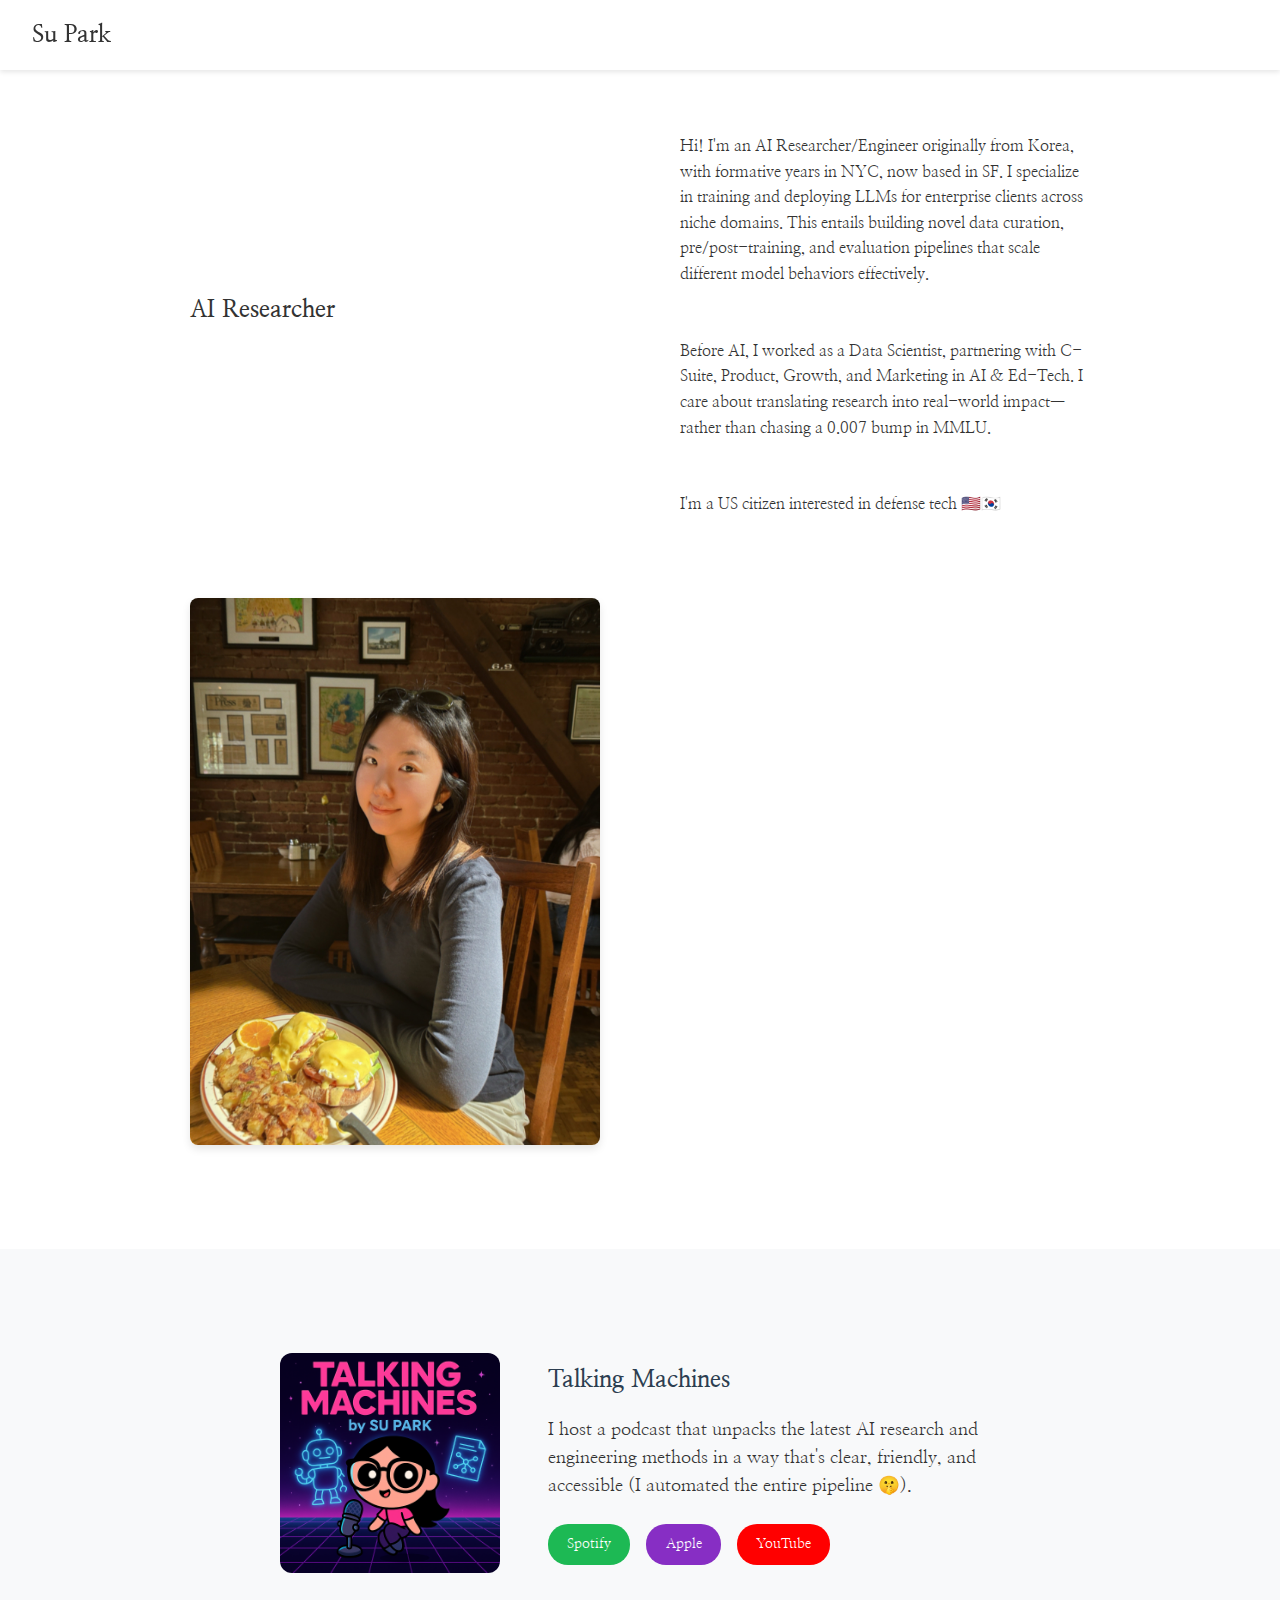
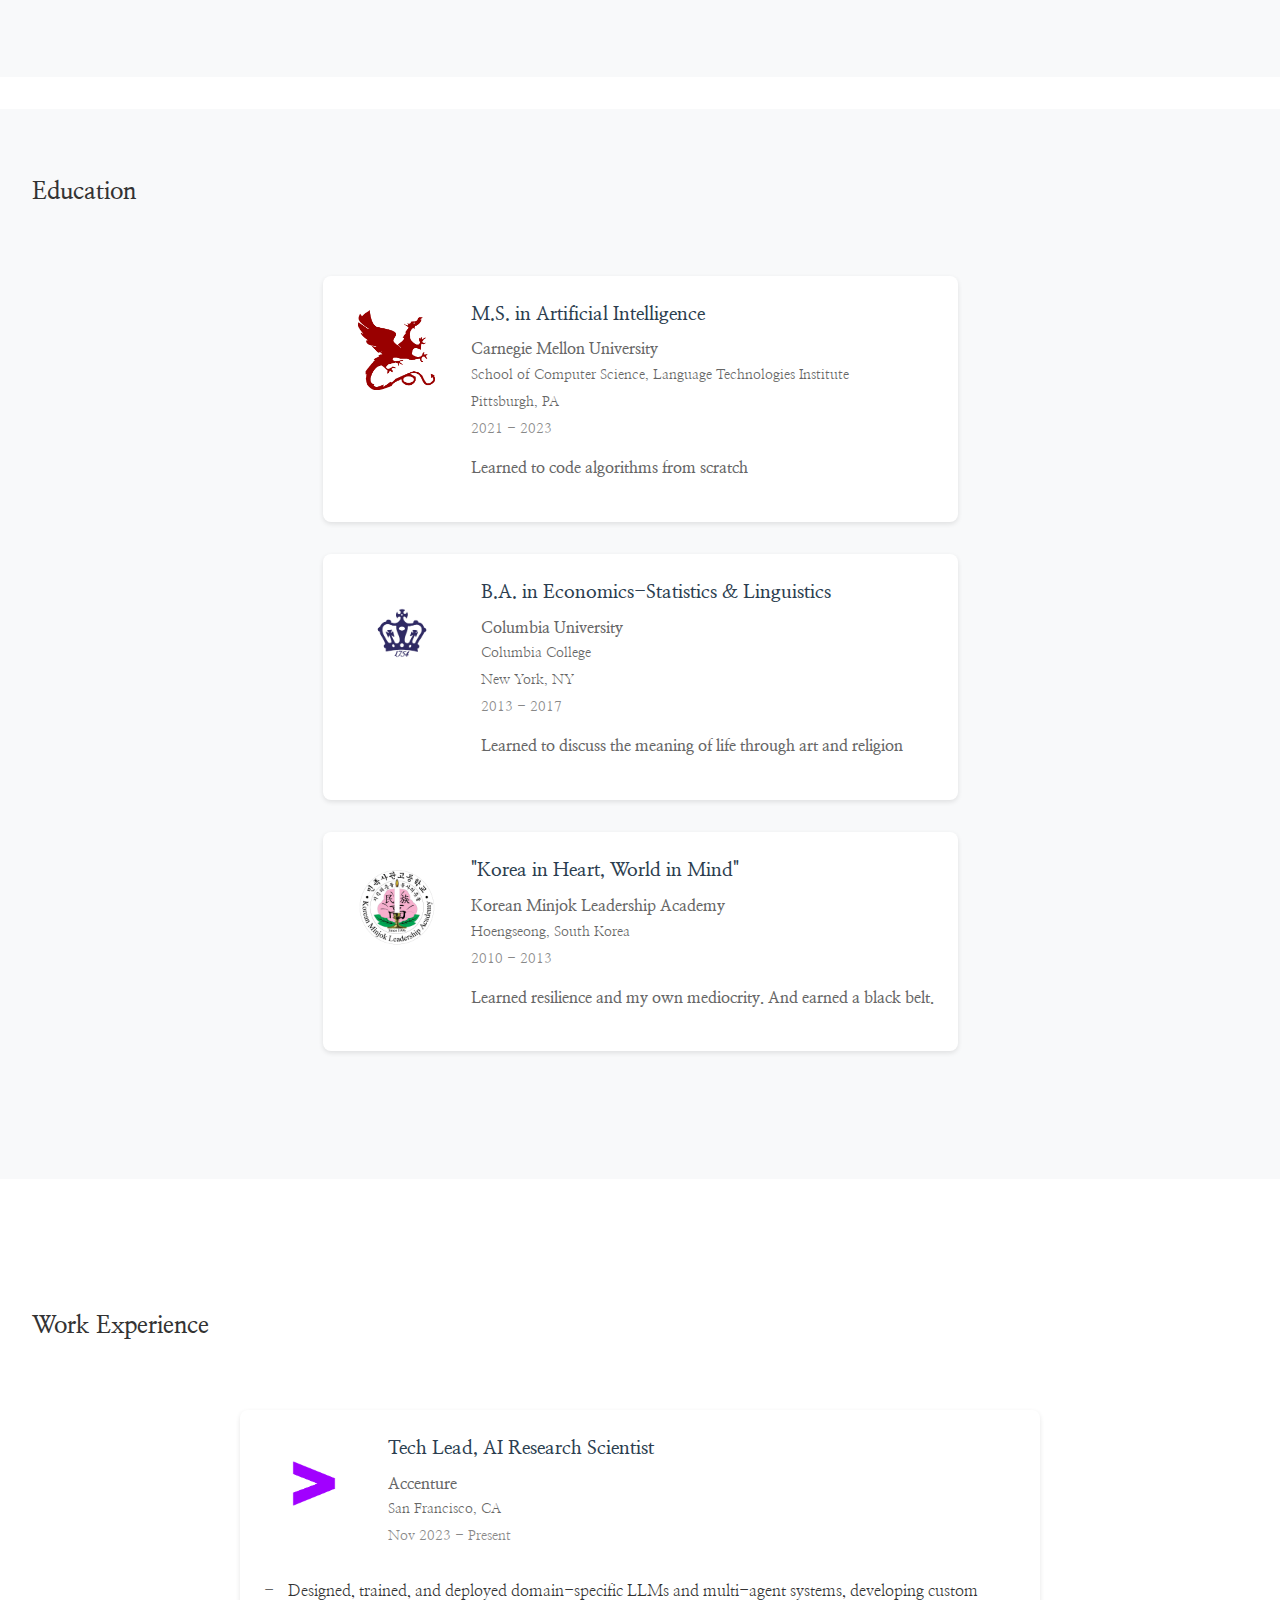
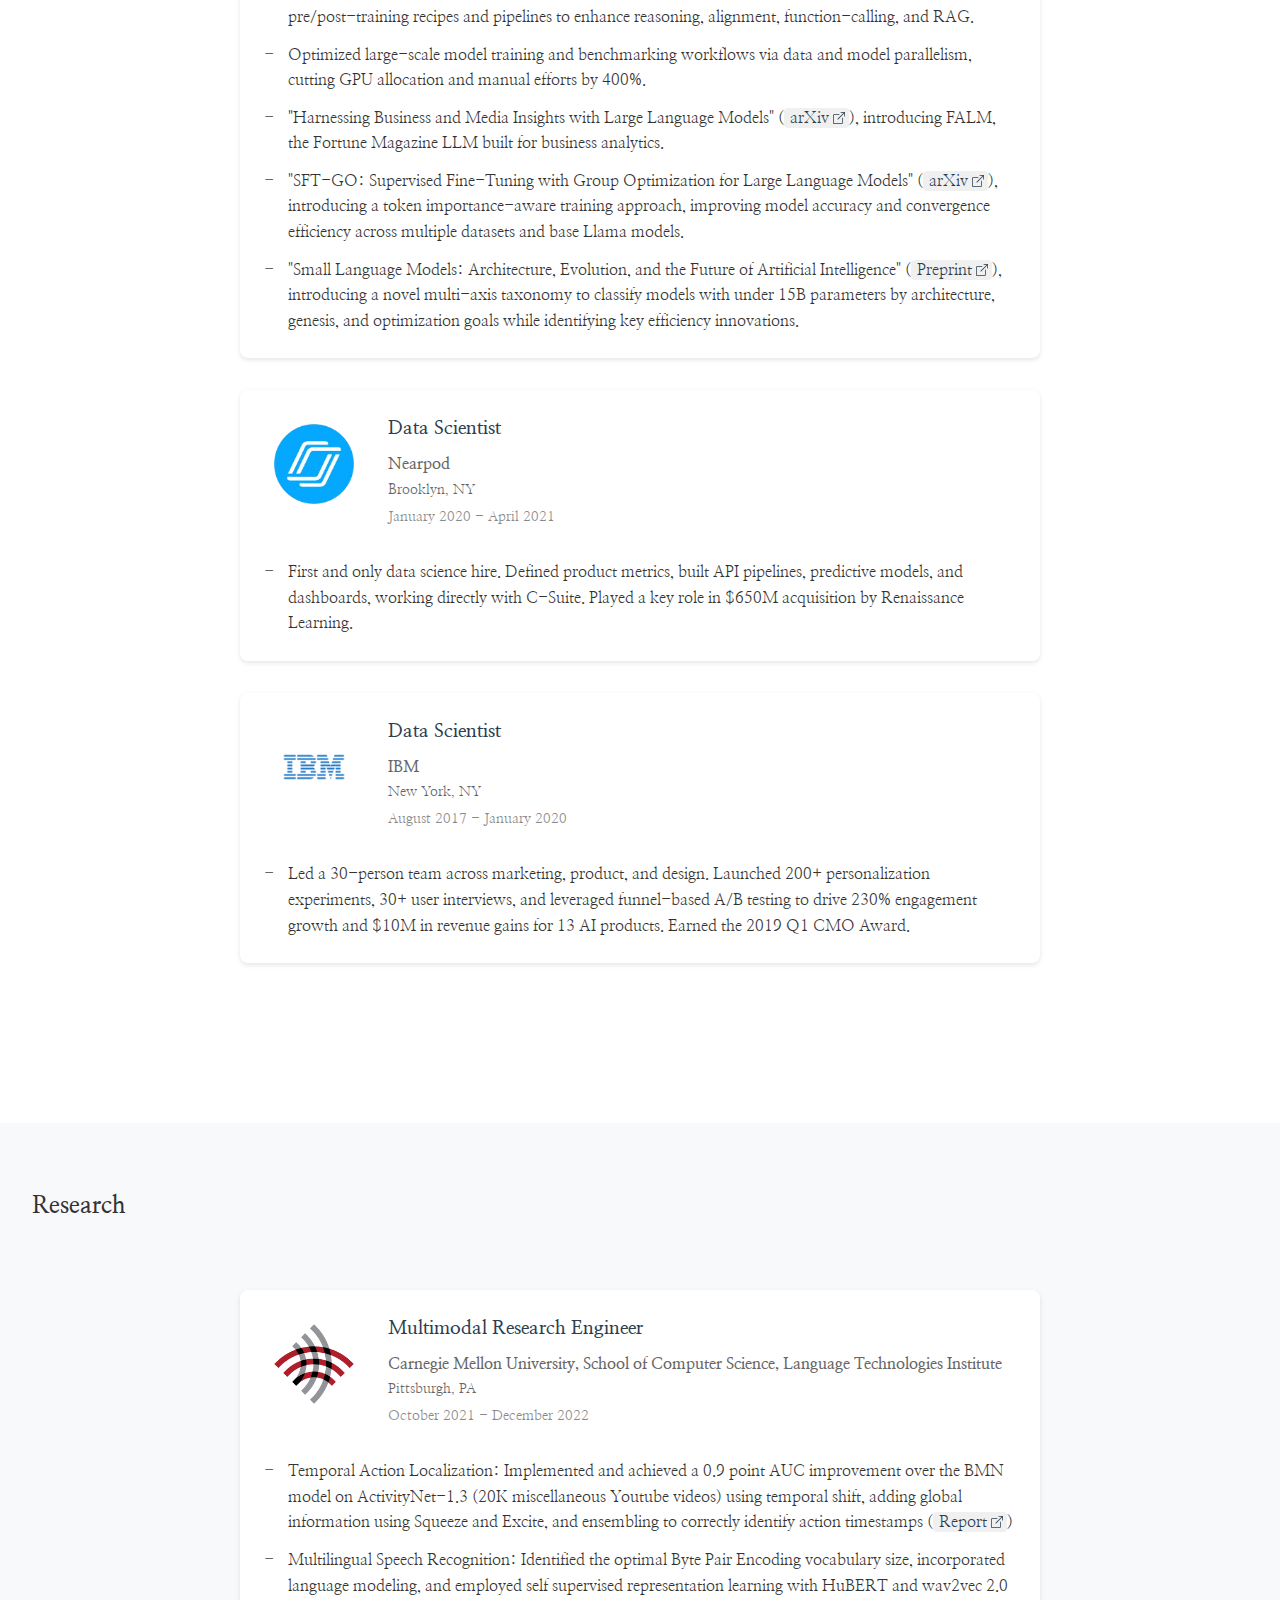
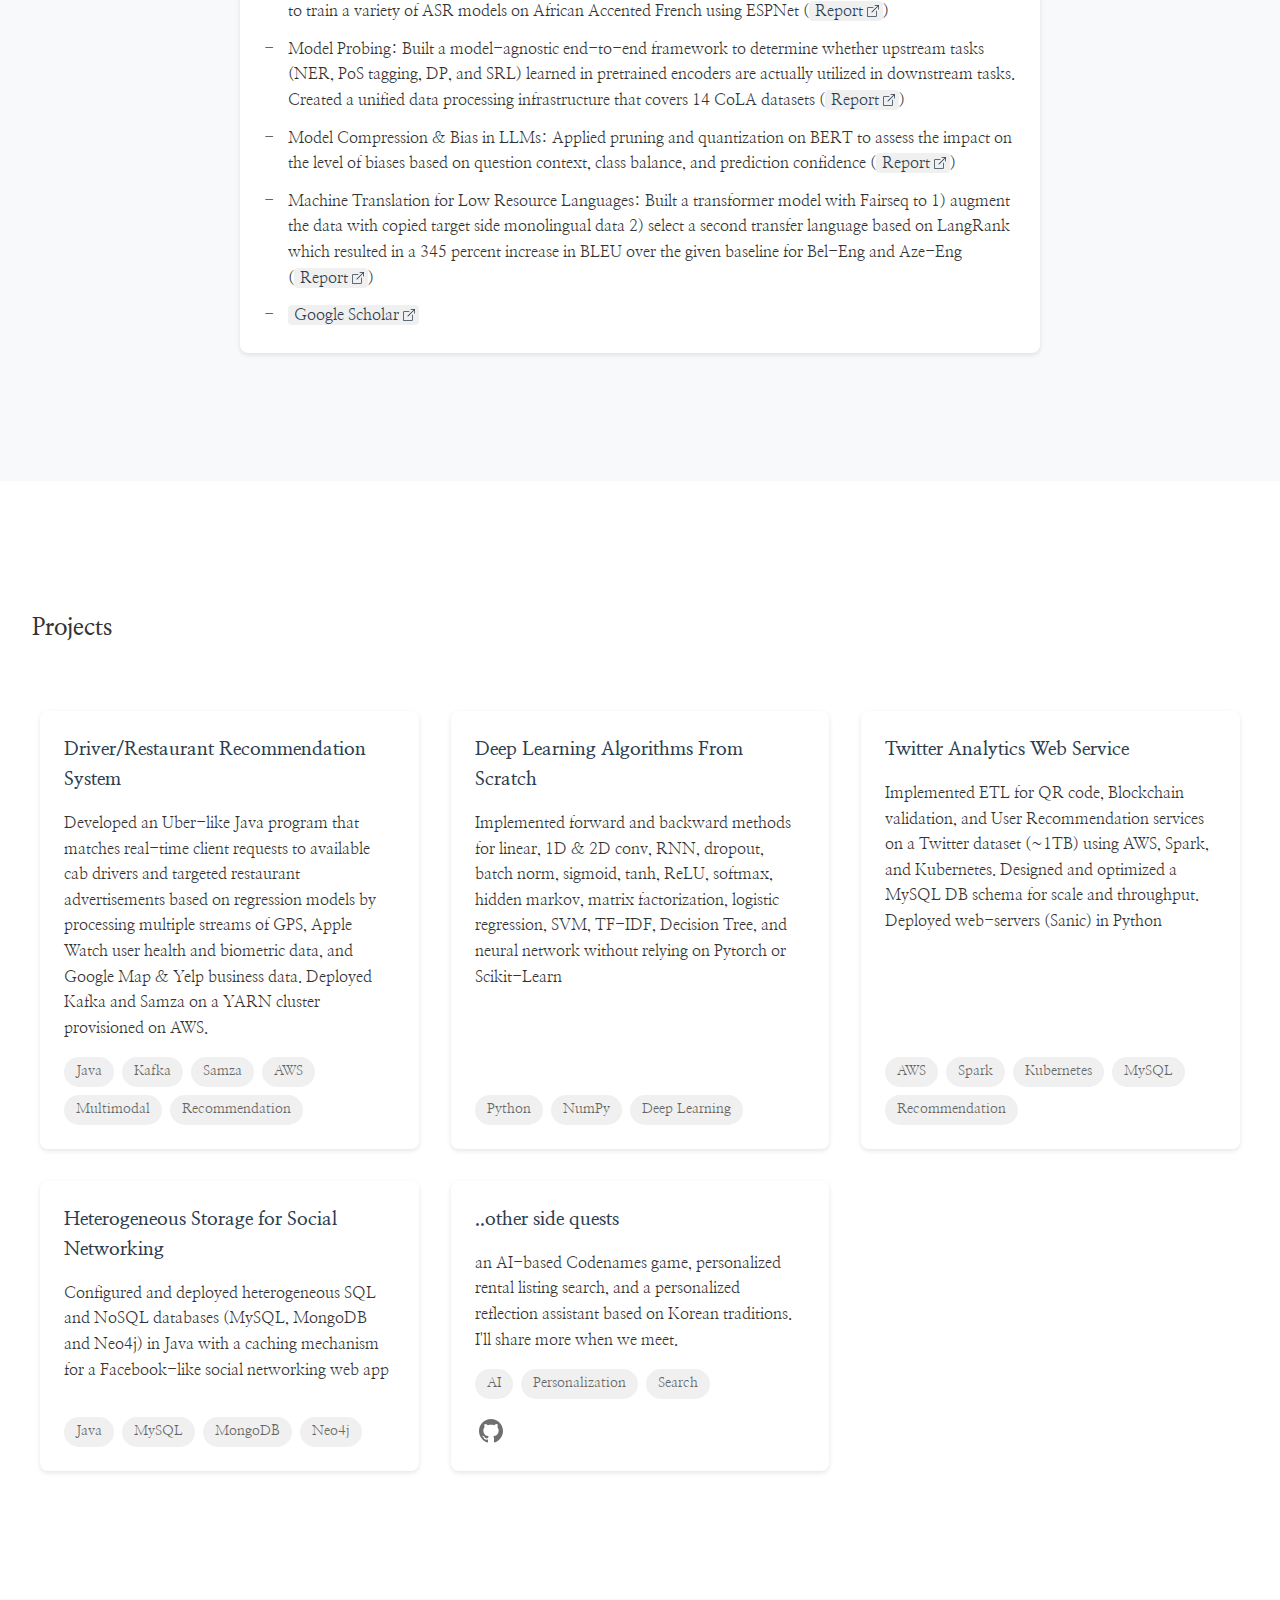
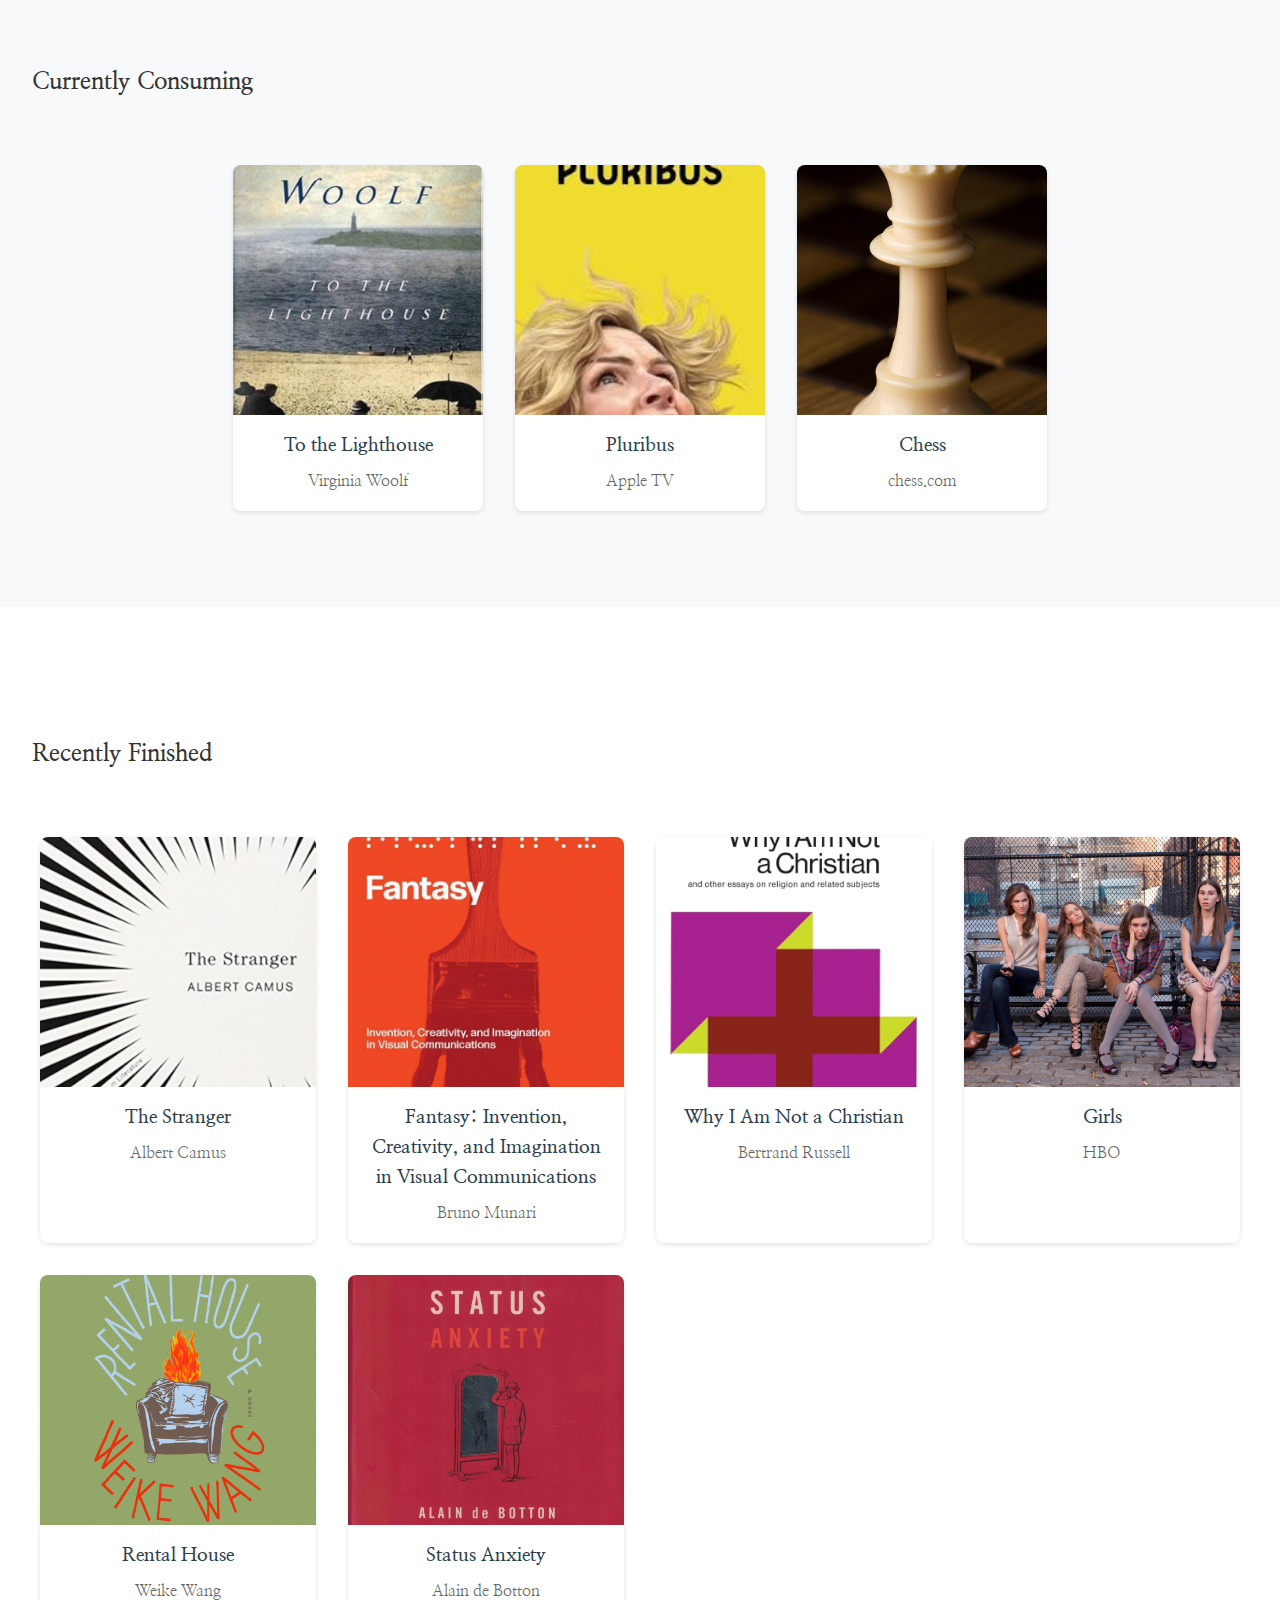
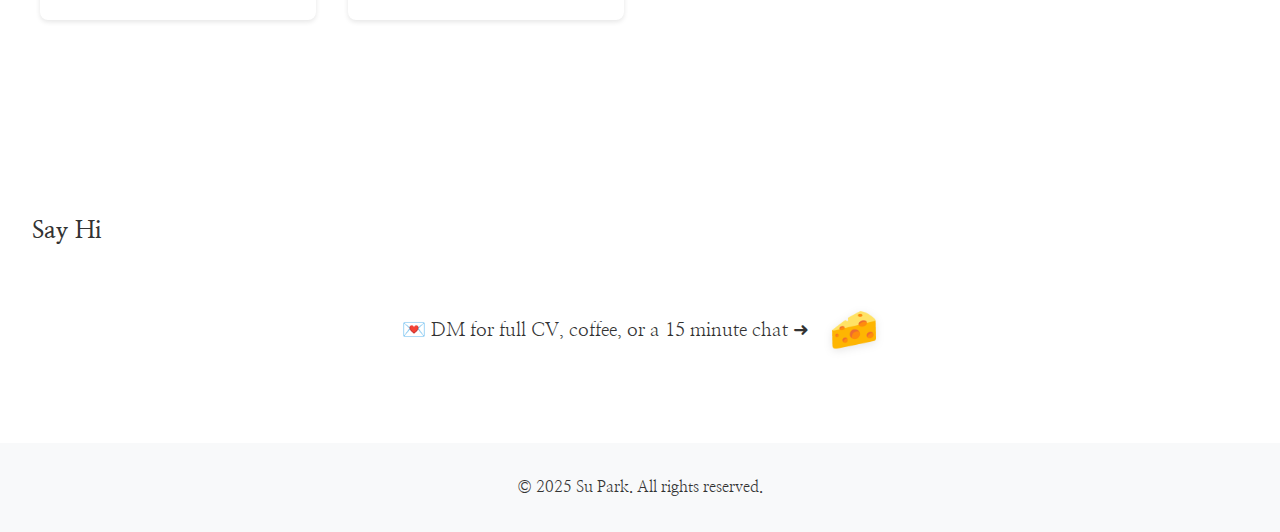
<file: index.html>
<!DOCTYPE html>
<html lang="en">

<head>
    <meta charset="UTF-8">
    <meta name="viewport" content="width=device-width, initial-scale=1.0">
    <title>Su Park, AI Researcher</title>
    <link rel="stylesheet" href="styles.css">
</head>

<body>
    <header id="navbar">
        <h1 class="header-title">Su Park</h1>
    </header>

    <main>
        <section id="intro">
            <div class="intro-container">
                <div class="intro-text">
                    <h2>AI Researcher</h2>
                </div>
                <div class="intro-description">
                    <p>Hi! I'm an AI Researcher/Engineer originally from Korea, with formative years in NYC, now based
                        in SF. I
                        specialize in training and deploying LLMs for enterprise clients across niche domains. This
                        entails building novel data curation, pre/post-training, and evaluation pipelines that scale
                        different model behaviors
                        effectively.</p>
                    <br><br>
                    <p>Before AI, I worked as a Data Scientist, partnering with C-Suite, Product, Growth, and
                        Marketing in AI & Ed-Tech. I care about translating research into real-world impact—rather than
                        chasing a 0.007 bump in MMLU.</p>
                    <br><br>
                    <p>I'm a US citizen interested in defense tech 🇺🇸🇰🇷</p>
                </div>
                <div class="intro-photo">
                    <img src="images/profile_photo.jpeg" alt="Su Park" class="profile-photo">
                </div>
            </div>
        </section>

        <section id="podcast-feature">
            <div class="podcast-container">
                <div class="podcast-content">
                    <img src="images/pod-logo.png" alt="Talking Machines Podcast Logo" class="podcast-logo">
                    <div class="podcast-text">
                        <h2>Talking Machines</h2>
                        <p>I host a podcast that unpacks the latest AI research and engineering methods in a way that's
                            clear, friendly, and accessible (I automated the entire pipeline 🤫). </picture>
                        </p>
                        <div class="podcast-links">
                            <a href="https://open.spotify.com/show/35IuQwu17BwEUC9h24Yn8l?si=5135ad257ecb4683"
                                target="_blank" class="platform-button spotify">
                                <span>Spotify</span>
                            </a>
                            <a href="https://podcasts.apple.com/us/podcast/talking-machines-by-su-park/id1805363038"
                                target="_blank" class="platform-button apple">
                                <span>Apple</span>
                            </a>
                            <a href="https://www.youtube.com/@talkingmachinespod" target="_blank"
                                class="platform-button youtube">
                                <span>YouTube</span>
                            </a>
                        </div>
                    </div>
                </div>
            </div>
        </section>

        <section id="education">
            <h2>Education</h2>
            <div class="experience-container">
                <div class="experience-item">
                    <div class="experience-header">
                        <img src="logos/cmu-scs-logo.png" alt="CMU School of Computer Science Logo"
                            class="company-logo">
                        <div class="experience-title">
                            <h3>M.S. in Artificial Intelligence</h3>
                            <p class="company">Carnegie Mellon University</p>
                            <p class="department">School of Computer Science, Language Technologies Institute</p>
                            <p class="location">Pittsburgh, PA</p>
                            <p class="date">2021 - 2023</p>
                            <p class="company">Learned to code algorithms from scratch</p>
                        </div>
                    </div>
                </div>

                <div class="experience-item">
                    <div class="experience-header">
                        <img src="logos/columbia-college-logo.png" alt="Columbia College Logo" class="company-logo">
                        <div class="experience-title">
                            <h3>B.A. in Economics-Statistics & Linguistics</h3>
                            <p class="company">Columbia University</p>
                            <p class="department">Columbia College</p>
                            <p class="location">New York, NY</p>
                            <p class="date">2013 - 2017</p>
                            <p class="company">Learned to discuss the meaning of life through art and religion</p>
                        </div>
                    </div>
                </div>

                <div class="experience-item">
                    <div class="experience-header">
                        <img src="images/kmla.png" alt="Korean Minjok Leadership Academy Logo" class="company-logo">
                        <div class="experience-title">
                            <h3>"Korea in Heart, World in Mind"</h3>
                            <p class="company">Korean Minjok Leadership Academy</p>
                            <p class="location">Hoengseong, South Korea</p>
                            <p class="date">2010 - 2013</p>
                            <p class="company">Learned resilience and my own mediocrity. And earned a black belt.</p>
                        </div>
                    </div>
                </div>
            </div>
        </section>

        <section id="experience">
            <h2>Work Experience</h2>
            <div class="experience-container">
                <div class="experience-item">
                    <div class="experience-header">
                        <img src="logos/accenture-logo.png" alt="Accenture Logo" class="company-logo">
                        <div class="experience-title">
                            <h3>Tech Lead, AI Research Scientist</h3>
                            <p class="company">Accenture</p>
                            <p class="location">San Francisco, CA</p>
                            <p class="date">Nov 2023 - Present</p>
                        </div>
                    </div>
                    <ul class="experience-list">
                        <li>Designed, trained, and deployed domain-specific LLMs and multi-agent systems, developing
                            custom pre/post-training recipes and pipelines to enhance reasoning, alignment,
                            function-calling, and RAG.</li>
                        <li>Optimized large-scale model training and benchmarking workflows via data and model
                            parallelism, cutting GPU allocation and manual efforts by 400%.</li>
                        <li>"Harnessing Business and Media Insights with Large Language Models" (<a
                                href="https://arxiv.org/abs/2406.06559" target="_blank" class="report-link">arXiv</a>),
                            introducing FALM, the Fortune Magazine LLM built for business analytics.</li>
                        <li>"SFT-GO: Supervised Fine-Tuning with Group Optimization for Large Language Models" (<a
                                href="https://www.arxiv.org/abs/2506.15021" target="_blank"
                                class="report-link">arXiv</a>), introducing a token importance-aware training approach,
                            improving model accuracy and convergence efficiency across multiple datasets and base Llama
                            models.</li>
                        <li>"Small Language Models: Architecture, Evolution, and the Future of Artificial Intelligence"
                            (<a href="https://www.preprints.org/manuscript/202601.0973" target="_blank"
                                class="report-link">Preprint</a>), introducing a novel multi-axis taxonomy to classify
                            models with under 15B parameters by architecture, genesis, and optimization goals while
                            identifying key efficiency innovations.</li>
                    </ul>
                </div>

                <div class="experience-item">
                    <div class="experience-header">
                        <img src="logos/nearpod-logo.png" alt="Nearpod Logo" class="company-logo">
                        <div class="experience-title">
                            <h3>Data Scientist</h3>
                            <p class="company">Nearpod</p>
                            <p class="location">Brooklyn, NY</p>
                            <p class="date">January 2020 - April 2021</p>
                        </div>
                    </div>
                    <ul class="experience-list">
                        <li>First and only data science hire. Defined product metrics, built API pipelines, predictive
                            models, and dashboards, working directly with C-Suite. Played a key role in $650M
                            acquisition by Renaissance Learning.</li>
                    </ul>
                </div>

                <div class="experience-item">
                    <div class="experience-header">
                        <img src="logos/ibm-logo.png" alt="IBM Logo" class="company-logo">
                        <div class="experience-title">
                            <h3>Data Scientist</h3>
                            <p class="company">IBM</p>
                            <p class="location">New York, NY</p>
                            <p class="date">August 2017 - January 2020</p>
                        </div>
                    </div>
                    <ul class="experience-list">
                        <li>Led a 30-person team across marketing, product, and design. Launched 200+ personalization
                            experiments, 30+ user interviews, and leveraged funnel-based A/B testing to drive 230%
                            engagement growth and $10M in revenue gains for 13 AI products. Earned the 2019 Q1 CMO
                            Award.
                        </li>
                    </ul>
                </div>
            </div>
        </section>

        <section id="research">
            <h2>Research</h2>
            <div class="experience-container">
                <div class="experience-item">
                    <div class="experience-header">
                        <img src="logos/cmu-logo.png" alt="CMU Logo" class="company-logo">
                        <div class="experience-title">
                            <h3>Multimodal Research Engineer</h3>
                            <p class="company">Carnegie Mellon University, School of Computer Science, Language
                                Technologies Institute</p>
                            <p class="location">Pittsburgh, PA</p>
                            <p class="date">October 2021 - December 2022</p>
                        </div>
                    </div>
                    <ul class="experience-list">
                        <li>Temporal Action Localization: Implemented and achieved a 0.9 point AUC improvement over the
                            BMN model on ActivityNet-1.3 (20K miscellaneous Youtube videos) using temporal shift, adding
                            global information using Squeeze and Excite, and ensembling to correctly identify action
                            timestamps (<a href="papers/temporal_action_localization.pdf" target="_blank"
                                class="report-link">Report</a>)</li>
                        <li>Multilingual Speech Recognition: Identified the optimal Byte Pair Encoding vocabulary size,
                            incorporated language modeling, and employed self supervised representation learning with
                            HuBERT and wav2vec 2.0 to train a variety of ASR models on African Accented French using
                            ESPNet (<a href="papers/multilingual_speech.pdf" target="_blank"
                                class="report-link">Report</a>)</li>
                        <li>Model Probing: Built a model-agnostic end-to-end framework to determine whether upstream
                            tasks (NER, PoS tagging, DP, and SRL) learned in pretrained encoders are actually utilized
                            in downstream tasks. Created a unified data processing infrastructure that covers 14 CoLA
                            datasets (<a href="papers/model_probing.pdf" target="_blank" class="report-link">Report</a>)
                        </li>
                        <li>Model Compression & Bias in LLMs: Applied pruning and quantization on BERT to assess the
                            impact on the level of biases based on question context, class balance, and prediction
                            confidence (<a href="papers/bias_compression.pdf" target="_blank"
                                class="report-link">Report</a>)</li>
                        <li>Machine Translation for Low Resource Languages: Built a transformer model with Fairseq to 1)
                            augment the data with copied target side monolingual data 2) select a second transfer
                            language based on LangRank which resulted in a 345 percent increase in BLEU over the given
                            baseline for Bel-Eng and Aze-Eng (<a href="papers/multilingual_translation.pdf"
                                target="_blank" class="report-link">Report</a>)</li>
                        <li><a href="https://scholar.google.com/citations?user=sHt0-xoAAAAJ&hl=en&authuser=1"
                                target="_blank" class="report-link">Google Scholar</a></li>
                    </ul>
                </div>
            </div>
        </section>

        <section id="projects">
            <h2>Projects</h2>
            <div class="project-grid">
                <div class="project-card">
                    <h3>Driver/Restaurant Recommendation System</h3>
                    <p>Developed an Uber-like Java program that matches real-time client requests to available cab
                        drivers and targeted restaurant advertisements based on regression models by processing multiple
                        streams of GPS, Apple Watch user health and biometric data, and Google Map & Yelp business data.
                        Deployed Kafka and Samza on a YARN cluster provisioned on AWS.</p>
                    <div class="tech-stack">
                        <span class="tech-tag">Java</span>
                        <span class="tech-tag">Kafka</span>
                        <span class="tech-tag">Samza</span>
                        <span class="tech-tag">AWS</span>
                        <span class="tech-tag">Multimodal</span>
                        <span class="tech-tag">Recommendation</span>
                    </div>
                </div>

                <div class="project-card">
                    <h3>Deep Learning Algorithms From Scratch</h3>
                    <p>Implemented forward and backward methods for linear, 1D & 2D conv, RNN, dropout, batch norm,
                        sigmoid, tanh, ReLU, softmax, hidden markov, matrix factorization, logistic regression, SVM,
                        TF-IDF, Decision Tree, and neural network without relying on Pytorch or Scikit-Learn</p>
                    <div class="tech-stack">
                        <span class="tech-tag">Python</span>
                        <span class="tech-tag">NumPy</span>
                        <span class="tech-tag">Deep Learning</span>
                    </div>
                </div>

                <div class="project-card">
                    <h3>Twitter Analytics Web Service</h3>
                    <p>Implemented ETL for QR code, Blockchain validation, and User Recommendation services on a Twitter
                        dataset (~1TB) using AWS, Spark, and Kubernetes. Designed and optimized a MySQL DB schema for
                        scale and throughput. Deployed web-servers (Sanic) in Python</p>
                    <div class="tech-stack">
                        <span class="tech-tag">AWS</span>
                        <span class="tech-tag">Spark</span>
                        <span class="tech-tag">Kubernetes</span>
                        <span class="tech-tag">MySQL</span>
                        <span class="tech-tag">Recommendation</span>
                    </div>
                </div>

                <div class="project-card">
                    <h3>Heterogeneous Storage for Social Networking</h3>
                    <p>Configured and deployed heterogeneous SQL and NoSQL databases (MySQL, MongoDB and Neo4j) in Java
                        with a caching mechanism for a Facebook-like social networking web app</p>
                    <div class="tech-stack">
                        <span class="tech-tag">Java</span>
                        <span class="tech-tag">MySQL</span>
                        <span class="tech-tag">MongoDB</span>
                        <span class="tech-tag">Neo4j</span>
                    </div>
                </div>

                <div class="project-card">
                    <h3>..other side quests</h3>
                    <p>an AI-based Codenames game, personalized rental listing search, and a personalized
                        reflection assistant based on Korean traditions. I'll
                        share more when we meet.</p>
                    <div class="tech-stack">
                        <span class="tech-tag">AI</span>
                        <span class="tech-tag">Personalization</span>
                        <span class="tech-tag">Search</span>
                    </div>
                    <a href="https://github.com/sunotsue" target="_blank" class="github-link-card" aria-label="GitHub">
                        <svg width="24" height="24" viewBox="0 0 24 24" fill="currentColor">
                            <path
                                d="M12 0c-6.626 0-12 5.373-12 12 0 5.302 3.438 9.8 8.207 11.387.599.111.793-.261.793-.577v-2.234c-3.338.726-4.033-1.416-4.033-1.416-.546-1.387-1.333-1.756-1.333-1.756-1.089-.745.083-.729.083-.729 1.205.084 1.839 1.237 1.839 1.237 1.07 1.834 2.807 1.304 3.492.997.107-.775.418-1.305.762-1.604-2.665-.305-5.467-1.334-5.467-5.931 0-1.311.469-2.381 1.236-3.221-.124-.303-.535-1.524.117-3.176 0 0 1.008-.322 3.301 1.23.957-.266 1.983-.399 3.003-.404 1.02.005 2.047.138 3.006.404 2.291-1.552 3.297-1.23 3.297-1.23.653 1.653.242 2.874.118 3.176.77.84 1.235 1.911 1.235 3.221 0 4.609-2.807 5.624-5.479 5.921.43.372.823 1.102.823 2.222v3.293c0 .319.192.694.801.576 4.765-1.589 8.199-6.086 8.199-11.386 0-6.627-5.373-12-12-12z" />
                        </svg>
                    </a>
                </div>

            </div>
        </section>
    </main>

    <section id="consuming">
        <h2>Currently Consuming</h2>
        <div class="consuming-grid">
            <a href="https://en.wikipedia.org/wiki/To_the_Lighthouse" target="_blank" class="consuming-card">
                <img src="images/lighthouse.jpg" alt="To the Lighthouse by Virginia Woolf" class="consuming-image">
                <div class="consuming-text">
                    <h3>To the Lighthouse</h3>
                    <p>Virginia Woolf</p>
                </div>
            </a>

            <a href="https://en.wikipedia.org/wiki/Pluribus_(TV_series)" target="_blank" class="consuming-card">
                <img src="images/pluribus.jpg" alt="Pluribus TV Series" class="consuming-image">
                <div class="consuming-text">
                    <h3>Pluribus</h3>
                    <p>Apple TV</p>
                </div>
            </a>

            <a href="https://www.chess.com" target="_blank" class="consuming-card">
                <img src="images/chess-queen.png" alt="Chess" class="consuming-image">
                <div class="consuming-text">
                    <h3>Chess</h3>
                    <p>chess.com</p>
                </div>
            </a>
        </div>
    </section>

    <section id="finished">
        <h2>Recently Finished</h2>
        <div class="consuming-grid">
            <a href="https://en.wikipedia.org/wiki/The_Stranger_(Camus_novel)" target="_blank" class="consuming-card">
                <img src="images/stranger.jpg" alt="The Stranger by Albert Camus" class="consuming-image">
                <div class="consuming-text">
                    <h3>The Stranger</h3>
                    <p>Albert Camus</p>
                </div>
            </a>

            <a href="https://www.inventorypress.com/product/fantasy" target="_blank" class="consuming-card">
                <img src="images/fantasy.jpg"
                    alt="Fantasy: Invention, Creativity, and Imagination in Visual Communications by Bruno Munari"
                    class="consuming-image">
                <div class="consuming-text">
                    <h3>Fantasy: Invention, Creativity, and Imagination in Visual Communications</h3>
                    <p>Bruno Munari</p>
                </div>
            </a>

            <a href="https://en.wikipedia.org/wiki/Why_I_Am_Not_a_Christian" target="_blank" class="consuming-card">
                <img src="images/bert.jpg" alt="Why I Am Not a Christian by Bertrand Russell" class="consuming-image">
                <div class="consuming-text">
                    <h3>Why I Am Not a Christian</h3>
                    <p>Bertrand Russell</p>
                </div>
            </a>

            <a href="https://en.wikipedia.org/wiki/Girls_(TV_series)" target="_blank" class="consuming-card">
                <img src="images/girls.jpg" alt="Girls TV Series" class="consuming-image">
                <div class="consuming-text">
                    <h3>Girls</h3>
                    <p>HBO</p>
                </div>
            </a>

            <a href="https://www.weikewangwrites.com/" target="_blank" class="consuming-card">
                <img src="images/rental-house.jpeg" alt="Rental House by Weike Wang" class="consuming-image">
                <div class="consuming-text">
                    <h3>Rental House</h3>
                    <p>Weike Wang</p>
                </div>
            </a>

            <a href="https://www.amazon.com/Status-Anxiety-Alain-Botton/dp/0375725350" target="_blank"
                class="consuming-card">
                <img src="images/status-anxiety.jpg" alt="Status Anxiety by Alain de Botton" class="consuming-image">
                <div class="consuming-text">
                    <h3>Status Anxiety</h3>
                    <p>Alain de Botton</p>
                </div>
            </a>
        </div>
    </section>

    <section id="reach-out">
        <h2>Say Hi</h2>
        <div class="reach-out-container">
            <p class="chat-text">
                <span class="line">💌 DM for full CV,</span>
                <span class="line">coffee, or a</span>
                <span class="line">15 minute chat</span>&nbsp;➜&nbsp;
                <a href="mailto:suinthelab@gmail.com" class="social-link email-link">
                    <span class="cheese-emoji">🧀</span>
                    <span class="email-tooltip">suinthelab@gmail.com</span>
                </a>
            </p>
        </div>
    </section>

    <footer>
        <p>&copy; 2025 Su Park. All rights reserved.</p>
    </footer>

    <script src="script.js"></script>
</body>

</html>
</file>
<file: styles.css>
@import url('https://fonts.googleapis.com/css2?family=Nanum+Myeongjo:wght@400;700;800&display=swap');

/* Reset default styles */
* {
    margin: 0;
    padding: 0;
    box-sizing: border-box;
    font-family: 'Nanum Myeongjo', serif;
}

/* Then, set it as the default font for the entire site */
body {
    font-family: 'Nanum Myeongjo', serif;
    font-weight: 400;
    line-height: 1.6;
    color: #333;
    cursor: url("data:image/svg+xml;utf8,<svg xmlns='http://www.w3.org/2000/svg' width='24' height='24' viewBox='0 0 24 24'><text x='0' y='20' font-size='20'>🐭</text></svg>"), auto;
}


/* Header styles */
header {
    position: fixed;
    top: 0;
    width: 100%;
    padding: 1rem 2rem;
    background-color: rgba(255, 255, 255, 0.95);
    transition: all 0.3s ease;
    z-index: 1000;
    box-shadow: 0 2px 5px rgba(0, 0, 0, 0.1);
}

header.scrolled {
    background-color: rgba(255, 255, 255, 0.98);
    box-shadow: 0 2px 10px rgba(0, 0, 0, 0.2);
}

.header-title {
    font-size: 1.5rem;
    color: #333;
}

.github-link {
    display: inline-flex;
    align-items: center;
    color: #333;
    text-decoration: none;
    transition: all 0.2s ease;
    opacity: 0.7;
}

.github-link:hover {
    opacity: 1;
    transform: translateY(-2px);
}

.github-link svg {
    width: 20px;
    height: 20px;
}

/* Main content */
main {
    margin-top: 70px;
}

section {
    padding: 4rem 2rem;
    min-height: auto;
    display: flex;
    flex-direction: column;
}

/* Standardize section header spacing */
section h2 {
    margin-bottom: 2rem;
    text-align: left;
}

/* Standardize spacing between sections */
#podcast-feature,
#education,
#experience,
#research,
#projects,
#consuming,
#finished,
#reach-out {
    margin-top: 2rem;
}

/* Adjust container spacing */
.experience-container,
.project-grid,
.consuming-grid,
.podcast-container,
.reach-out-container {
    margin-top: 0;
}

@media (max-width: 768px) {
    section {
        padding: 3rem 1rem;
    }

    section h2 {
        margin-bottom: 1.5rem;
    }
}

/* Intro section */
#intro {
    background-color: white;
}

/* Experience section */
.experience-container {
    max-width: 800px;
    margin: 2rem auto;
}

.experience-item {
    margin-bottom: 2rem;
    padding: 1.5rem;
    background-color: #fff;
    border-radius: 8px;
    box-shadow: 0 2px 5px rgba(0, 0, 0, 0.1);
}

.experience-item h3 {
    color: #2c3e50;
    margin-bottom: 0.5rem;
}

.company {
    color: #666;
    font-weight: bold;
}

.date {
    color: #888;
    font-size: 0.9rem;
    margin-bottom: 1rem;
}

.experience-list {
    list-style-type: none;
    padding-left: 0;
    margin-top: 1rem;
}

.experience-list li {
    position: relative;
    padding-left: 1.5rem;
    margin-bottom: 0.75rem;
}

.experience-list li:before {
    content: "-";
    position: absolute;
    left: 0;
    color: #666;
}

.experience-list li:last-child {
    margin-bottom: 0;
}

/* Projects section */
.project-grid {
    display: grid;
    grid-template-columns: repeat(auto-fit, minmax(300px, 1fr));
    gap: 2rem;
    max-width: 1200px;
    margin: 2rem auto;
}

.project-card {
    background-color: #fff;
    padding: 1.5rem;
    border-radius: 8px;
    box-shadow: 0 2px 5px rgba(0, 0, 0, 0.1);
    transition: transform 0.2s ease;
    display: flex;
    flex-direction: column;
}

.project-card:hover {
    transform: translateY(-5px);
    box-shadow: 0 4px 10px rgba(0, 0, 0, 0.15);
}

.project-card h3 {
    color: #2c3e50;
    margin-bottom: 1rem;
}

.project-card p {
    margin-bottom: 1rem;
    flex-grow: 1;
}

.tech-stack {
    display: flex;
    flex-wrap: wrap;
    gap: 0.5rem;
    margin-top: auto;
}

.tech-tag {
    background-color: #f0f0f0;
    padding: 0.25rem 0.75rem;
    border-radius: 15px;
    font-size: 0.85rem;
    color: #666;
}

/* Footer */
footer {
    text-align: center;
    padding: 2rem;
    background-color: #f8f9fa;
}

/* Intro section styles */
.intro-container {
    display: grid;
    grid-template-columns: 1fr 1fr;
    gap: 5rem;
    align-items: center;
    max-width: 900px;
    margin: 0 auto;
    justify-content: center;
}

.intro-photo {
    text-align: center;
}

.profile-photo {
    max-width: 100%;
    height: auto;
    border-radius: 8px;
    box-shadow: 0 4px 8px rgba(0, 0, 0, 0.1);
}

/* Responsive design */
@media (max-width: 768px) {
    section {
        padding: 3rem 1rem;
    }

    .project-grid {
        grid-template-columns: 1fr;
        padding: 0 1rem;
    }

    .header-title {
        font-size: 1.2rem;
    }

    .github-link svg {
        width: 18px;
        height: 18px;
    }

    .intro-container {
        grid-template-columns: 1fr;
        gap: 1rem;
    }

    .intro-photo {
        order: -1; /* This moves the photo to the top on mobile */
    }

    .profile-photo {
        max-width: 250px; /* Limit photo size on mobile */
        margin: 0 auto 2rem;
    }
}

.location {
    color: #666;
    font-size: 0.9rem;
    margin-bottom: 0.25rem;
}

.experience-header {
    display: flex;
    align-items: flex-start;
    gap: 1.5rem;
    margin-bottom: 1rem;
}

.company-logo {
    width: 100px;
    height: 100px;
    object-fit: contain;
    padding: 10px;
}

.experience-title {
    flex: 1;
}

/* If needed, you can add specific adjustments for the Columbia logo */
.experience-header img[alt="Columbia College Logo"] {
    width: 110px;
    height: 110px;
}

/* Responsive design for mobile */
@media (max-width: 768px) {
    .experience-header {
        flex-direction: row-reverse;
        gap: 1rem;
    }

    .company-logo {
        width: 45px; /* Slightly smaller on mobile */
    }
}

.report-link {
    color: #2c3e50;
    text-decoration: none;
    font-weight: 500;
    padding: 2px 6px;
    border-radius: 4px;
    background-color: #f0f0f0;
    transition: all 0.2s ease;
    background-image: url("data:image/svg+xml,%3Csvg xmlns='http://www.w3.org/2000/svg' width='12' height='12' fill='%232c3e50' viewBox='0 0 16 16'%3E%3Cpath d='M8.636 3.5a.5.5 0 0 0-.5-.5H1.5A1.5 1.5 0 0 0 0 4.5v10A1.5 1.5 0 0 0 1.5 16h10a1.5 1.5 0 0 0 1.5-1.5V7.864a.5.5 0 0 0-1 0V14.5a.5.5 0 0 1-.5.5h-10a.5.5 0 0 1-.5-.5v-10a.5.5 0 0 1 .5-.5h6.636a.5.5 0 0 0 .5-.5z'/%3E%3Cpath d='M16 .5a.5.5 0 0 0-.5-.5h-5a.5.5 0 0 0 0 1h3.793L6.146 9.146a.5.5 0 1 0 .708.708L15 1.707V5.5a.5.5 0 0 0 1 0v-5z'/%3E%3C/svg%3E");
    background-position: right 4px center;
    background-repeat: no-repeat;
    padding-right: 20px;
}

.report-link:hover {
    background-color: #e0e0e0;
    color: #1a252f;
    transform: translateY(-1px);
    box-shadow: 0 2px 4px rgba(0,0,0,0.1);
}

.report-link:active {
    transform: translateY(0);
    box-shadow: none;
}

#research {
    background-color: #f8f9fa;
}

#research .experience-item {
    background-color: white;  /* To ensure contrast with the section background */
}

/* For clickable elements, you might want to change the cursor to indicate interactivity */
a, button, .project-card, .tech-tag {
    cursor: url("data:image/svg+xml;utf8,<svg xmlns='http://www.w3.org/2000/svg' width='24' height='24' viewBox='0 0 24 24'><text x='0' y='20' font-size='20'>🐁</text></svg>"), pointer;
}

.department {
    color: #666;
    font-size: 0.9rem;
    margin-bottom: 0.25rem;
}

#consuming {
    background-color: #f8f9fa;
}

.consuming-grid {
    display: grid;
    grid-template-columns: repeat(auto-fit, minmax(250px, 1fr));
    gap: 2rem;
    max-width: 1200px;
    margin: 2rem auto;
}

.consuming-card {
    background-color: white;
    border-radius: 8px;
    overflow: hidden;
    box-shadow: 0 2px 5px rgba(0,0,0,0.1);
    transition: transform 0.2s ease;
    text-decoration: none;
    color: inherit;
    display: flex;
    flex-direction: column;
}

.consuming-card:hover {
    transform: translateY(-5px);
    box-shadow: 0 4px 10px rgba(0,0,0,0.15);
}

.consuming-image {
    width: 100%;
    height: 250px;
    object-fit: cover;
}

.consuming-text {
    padding: 1rem;
    text-align: center;
}

.consuming-text h3 {
    margin: 0;
    color: #2c3e50;
    margin-bottom: 0.5rem;
}

.consuming-text p {
    margin: 0;
    color: #666;
}

@media (max-width: 768px) {
    .consuming-grid {
        grid-template-columns: 1fr;
    }
    
    .consuming-image {
        height: 200px;
    }
}

#reach-out {
    padding: 4rem 2rem;
    text-align: center;
}

.reach-out-container {
    max-width: 800px;
    margin: 0 auto;
    text-align: center;
}

.chat-text {
    font-size: 1.2rem;
    line-height: 1.6;
    margin: 1rem 0;
    text-align: center;
}

.chat-text .line {
    display: inline;
}

@media (max-width: 768px) {
    .chat-text .line {
        display: block;
        text-align: center;
    }
    
    .chat-text {
        display: flex;
        flex-direction: column;
        align-items: center;
        gap: 0.2rem;
    }
}

.social-link {
    display: inline-block;
    vertical-align: middle;
    margin-left: 10px;
    transition: transform 0.2s ease;
    position: relative;
}

.social-link:hover {
    transform: translateY(-2px);
}

.social-icon {
    width: 24px;
    height: 24px;
}

.cheese-emoji {
    font-size: 2.5rem;
    display: inline-block;
    transition: transform 0.2s ease;
}

.social-link:hover .cheese-emoji {
    transform: rotate(15deg);
}

/* Retro Y2K Email Link Styling */
.email-link {
    position: relative;
    display: inline-block;
}

.email-link .cheese-emoji {
    font-size: 2.5rem;
    display: inline-block;
    transition: all 0.3s ease;
    filter: drop-shadow(0 2px 4px rgba(0, 0, 0, 0.1));
}

.email-link:hover .cheese-emoji {
    transform: scale(1.1) rotate(15deg);
    filter: drop-shadow(0 4px 8px rgba(0, 0, 0, 0.2));
    animation: bounce 0.6s ease-in-out;
}

.email-tooltip {
    position: absolute;
    bottom: 120%;
    left: 50%;
    transform: translateX(-50%);
    background: linear-gradient(135deg, #ff1493, #ff69b4, #ff1493);
    background-size: 200% 200%;
    color: white;
    padding: 16px 20px;
    border-radius: 25px;
    font-size: 0.9rem;
    font-weight: 600;
    white-space: nowrap;
    opacity: 0;
    visibility: hidden;
    transition: all 0.3s cubic-bezier(0.68, -0.55, 0.265, 1.55);
    box-shadow: 0 8px 25px rgba(255, 20, 147, 0.4), 0 0 20px rgba(255, 255, 255, 0.3);
    border: 3px solid rgba(255, 255, 255, 0.4);
    backdrop-filter: blur(10px);
    z-index: 1000;
    animation: gradient-shift 3s ease-in-out infinite;
}

@keyframes gradient-shift {
    0%, 100% {
        background-position: 0% 50%;
    }
    50% {
        background-position: 100% 50%;
    }
}

.email-tooltip::before {
    content: '';
    position: absolute;
    top: 100%;
    left: 50%;
    transform: translateX(-50%);
    border: 8px solid transparent;
    border-top-color: #ff69b4;
}

.email-link:hover .email-tooltip {
    opacity: 1;
    visibility: visible;
    transform: translateX(-50%) translateY(-5px);
    animation: tooltip-bounce 0.6s ease-out;
}

@keyframes tooltip-bounce {
    0% {
        transform: translateX(-50%) translateY(10px) scale(0.8);
        opacity: 0;
    }
    50% {
        transform: translateX(-50%) translateY(-8px) scale(1.05);
    }
    100% {
        transform: translateX(-50%) translateY(-5px) scale(1);
        opacity: 1;
    }
}

/* Y2K Bounce Animation */
@keyframes bounce {
    0%, 20%, 50%, 80%, 100% {
        transform: scale(1.1) rotate(-5deg);
    }
    40% {
        transform: scale(1.2) rotate(-8deg);
    }
    60% {
        transform: scale(1.15) rotate(-6deg);
    }
}



.recruiter-note {
    font-size: 1rem;
    color: #333;
    margin-top: 1rem;
}

#finished {
    padding-top: 6rem;  /* Increase from 4rem to match other sections */
    background-color: white;
}

.podcast-section {
    margin-top: 1.5rem;
}

.podcast-link {
    display: flex;
    align-items: center;
    gap: 1rem;
    text-decoration: none;
    color: inherit;
    transition: transform 0.2s ease;
}

.podcast-link:hover {
    transform: translateY(-2px);
}

.podcast-logo {
    width: 220px;  /* Increased from 200px */
    height: 220px;  /* Increased from 200px */
    border-radius: 12px;
    object-fit: cover;
}

/* Make the media query more specific and add !important to override any other styles */
@media only screen and (max-width: 768px) {
    .podcast-container .podcast-content .podcast-logo {
        width: 300px !important;
        height: 300px !important;
    }

    .podcast-links {
        display: flex;
        justify-content: center;
        gap: 0.8rem;  /* Slightly reduce gap on mobile */
        width: 100%;  /* Ensure full width */
    }

    .platform-button {
        /* Keep buttons from wrapping by making them more compact if needed */
        padding: 0.6rem 1rem;  /* Slightly reduced horizontal padding */
    }
}

#podcast-feature {
    background-color: #f8f9fa; /* alternates correctly after projects (white) */
    padding: 4rem 2rem;
    min-height: auto;
}

.podcast-container {
    max-width: 800px;
    margin: 0 auto;
}

.podcast-content {
    display: flex;
    align-items: center;
    gap: 3rem;
    padding: 2.5rem;
    background-color: transparent;
    border: none;
}

.podcast-text {
    flex: 1;
    display: flex;
    flex-direction: column;
    align-items: flex-start;  /* Keep text left-aligned */
}

.podcast-text h2 {
    margin-bottom: 1rem;
    color: #2c3e50;
}

.podcast-text p {
    margin-bottom: 1.5rem;
    font-size: 1.1rem;
    line-height: 1.6;
}

.podcast-button {
    display: inline-block;
    padding: 0.8rem 1.5rem;
    background-color: #1DB954;  /* Spotify green */
    color: white;
    text-decoration: none;
    border-radius: 25px;
    transition: all 0.2s ease;
}

.podcast-button:hover {
    background-color: #1ed760;
    transform: translateY(-2px);
    box-shadow: 0 4px 10px rgba(29, 185, 84, 0.3);
}

@media (max-width: 768px) {
    #podcast-feature {
        padding: 3rem 1rem;
    }

    .podcast-content {
        flex-direction: column;
        text-align: center;
        gap: 1.5rem;
        padding: 1.5rem;
    }

    .podcast-logo {
        width: 150px;
        height: 150px;
    }
}

.podcast-links {
    display: flex;
    gap: 1rem;
    flex-wrap: wrap;
    width: 100%;  /* Take full width of container */
    justify-content: flex-start;  /* Align with the text */
}

.platform-button {
    display: inline-flex;
    align-items: center;
    padding: 0.6rem 1.2rem;  /* Back to original padding */
    text-decoration: none;
    border-radius: 20px;  /* Back to original border-radius */
    transition: all 0.2s ease;
    font-size: 0.85rem;
    font-weight: 500;
}

.platform-button:hover {
    transform: translateY(-2px);
}

.platform-button.spotify {
    background-color: #1DB954;
    color: white;
}

.platform-button.spotify:hover {
    background-color: #1ed760;
    box-shadow: 0 4px 10px rgba(29, 185, 84, 0.3);
}

.platform-button.apple {
    background-color: #872EC4;  /* Updated to Apple Podcasts purple */
    color: white;
}

.platform-button.apple:hover {
    background-color: #9633d8;  /* Slightly lighter purple for hover */
    box-shadow: 0 4px 10px rgba(135, 46, 196, 0.3);  /* Updated shadow color */
}

.platform-button.youtube {
    background-color: #FF0000;
    color: white;
}

.platform-button.youtube:hover {
    background-color: #ff1a1a;
    box-shadow: 0 4px 10px rgba(255, 0, 0, 0.3);
}

/* Back to original mobile sizes */
@media (max-width: 768px) {
    .platform-button {
        padding: 0.5rem 1rem;
        font-size: 0.8rem;
    }
}

#education {
    background-color: #f8f9fa;
}

#experience {
    padding-top: 6rem;  /* Increase from 4rem to match other sections */
    background-color: white;
}

#projects {
    padding-top: 6rem;  /* Increase from 4rem to match other sections */
    background-color: white;
}

.github-link-card {
    display: inline-flex;
    align-items: center;
    justify-content: center;
    color: #333;
    text-decoration: none;
    transition: all 0.2s ease;
    margin-top: 1rem;
    opacity: 0.7;
    width: 32px;
    height: 32px;
    border-radius: 6px;
}

.github-link-card:hover {
    opacity: 1;
    transform: translateY(-2px);
    background-color: #f0f0f0;
}

.github-link-card svg {
    width: 24px;
    height: 24px;
}

@media only screen and (max-width: 768px) {
    .podcast-text {
        align-items: center;  /* Center everything on mobile */
        text-align: center;
    }

    .podcast-container .podcast-content .podcast-logo {
        width: 300px !important;
        height: 300px !important;
    }

    .podcast-links {
        justify-content: center;
        gap: 0.8rem;
    }

    .platform-button {
        padding: 0.6rem 1rem;
    }
}
</file>
